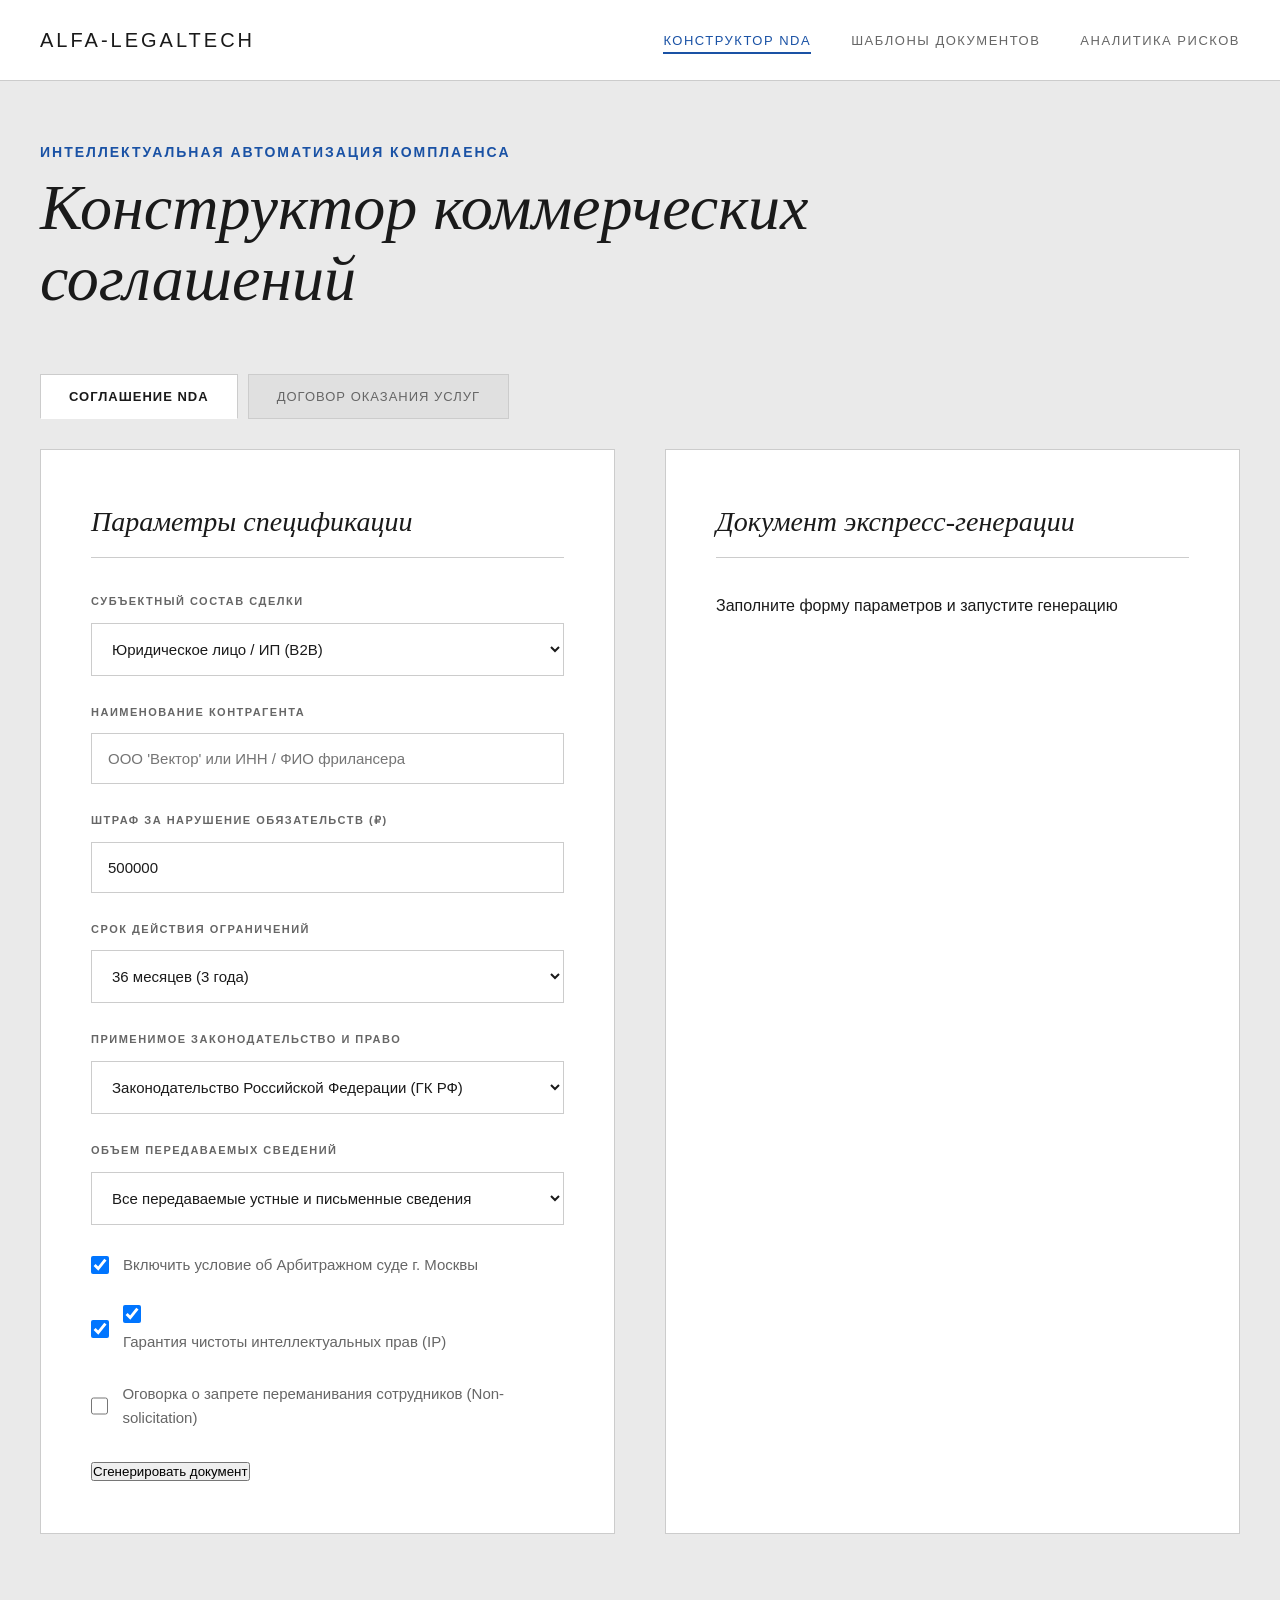
<file: index.html>
<!DOCTYPE html>
<html lang="ru">
<head>
    <meta charset="UTF-8">
    <meta name="viewport" content="width=device-width, initial-scale=1.0">
    <title>Конструктор NDA | JURIXXX</title>
    <link rel="stylesheet" href="style.css">
</head>
<body>
    <nav class="top-nav">
        <div class="nav-container">
            <div class="nav-brand">Alfa-LegalTech</div>
            <ul class="nav-menu">
    <li><a href="index.html" class="active">Конструктор NDA</a></li>
    <li><a href="templates.html">Шаблоны документов</a></li>
    <li><a href="analytics.html">Аналитика рисков</a></li>
</ul>
        </div>
    </nav>

    <div class="container">
        <header>
            <p class="subtitle">Интеллектуальная автоматизация комплаенса</p>
            <h1>Конструктор коммерческих соглашений</h1>
        </header>

        <div class="tabs-nav">
            <button class="tab-btn active" data-tab="nda">Соглашение NDA</button>
            <button class="tab-btn" data-tab="service">Договор оказания услуг</button>
        </div>

        <div class="main-content">
            <section class="form-section">
                <h2>Параметры спецификации</h2>
                <form id="contractForm">
                    <div class="form-group">
                        <label for="clientType">Субъектный состав сделки</label>
                        <select id="clientType">
                            <option value="b2b">Юридическое лицо / ИП (B2B)</option>
                            <option value="b2c">Физическое лицо / Фрилансер (B2C)</option>
                        </select>
                    </div>

                    <div class="form-group">
                        <label for="partyName">Наименование контрагента</label>
                        <input type="text" id="partyName" placeholder="ООО 'Вектор' или ИНН / ФИО фрилансера" required>
                    </div>

                    <div class="form-group">
                        <label for="penaltyAmount">Штраф за нарушение обязательств (₽)</label>
                        <input type="number" id="penaltyAmount" value="500000" step="50000">
                    </div>

                    <div class="form-group">
                        <label for="termMonths">Срок действия ограничений</label>
                        <select id="termMonths">
                            <option value="12">12 месяцев (1 год)</option>
                            <option value="36" selected>36 месяцев (3 года)</option>
                            <option value="60">60 месяцев (5 лет)</option>
                        </select>
                    </div>

                    <div class="form-group">
                        <label for="governingLaw">Применимое законодательство и право</label>
                        <select id="governingLaw">
                            <option value="rf">Законодательство Российской Федерации (ГК РФ)</option>
                            <option value="england">Английское право (English Law / Применяется только для MNDA)</option>
                        </select>
                    </div>

                    <div class="form-group">
                        <label for="confidentialityScope">Объем передаваемых сведений</label>
                        <select id="confidentialityScope">
                            <option value="all">Все передаваемые устные и письменные сведения</option>
                            <option value="marked">Только сведения с грифом 'Коммерческая тайна'</option>
                        </select>
                    </div>

                    <div class="form-group checkbox-group">
                        <input type="checkbox" id="includeArbitration" checked>
                        <label for="includeArbitration">Включить условие об Арбитражном суде г. Москвы</label>
                    </div>

                    <div class="form-group checkbox-group">
                        <input type="checkbox" id="personalData" checked>
                        <label for="personalData


обавить оговорку о защите ПДн (ФЗ-152)</label>
                    </div>

                    <div class="form-group checkbox-group">
                        <input type="checkbox" id="intellectualProperty" checked>
                        <label for="intellectualProperty">Гарантия чистоты интеллектуальных прав (IP)</label>
                    </div>

                    <div class="form-group checkbox-group">
                        <input type="checkbox" id="nonSolicitation">
                        <label for="nonSolicitation">Оговорка о запрете переманивания сотрудников (Non-solicitation)</label>
                    </div>

                    <button type="button" id="generateBtn" class="btn">Сгенерировать документ</button>
                </form>
            </section>

            <section class="preview-section">
                <h2>Документ экспресс-генерации</h2>
                <div class="document-box" id="documentOutput">
                    <p class="placeholder-text">Заполните форму параметров и запустите генерацию</p>
                </div>
            </section>
        </div>
    </div>
    <script src="script.js"></script>
</body>
</html>
</file>
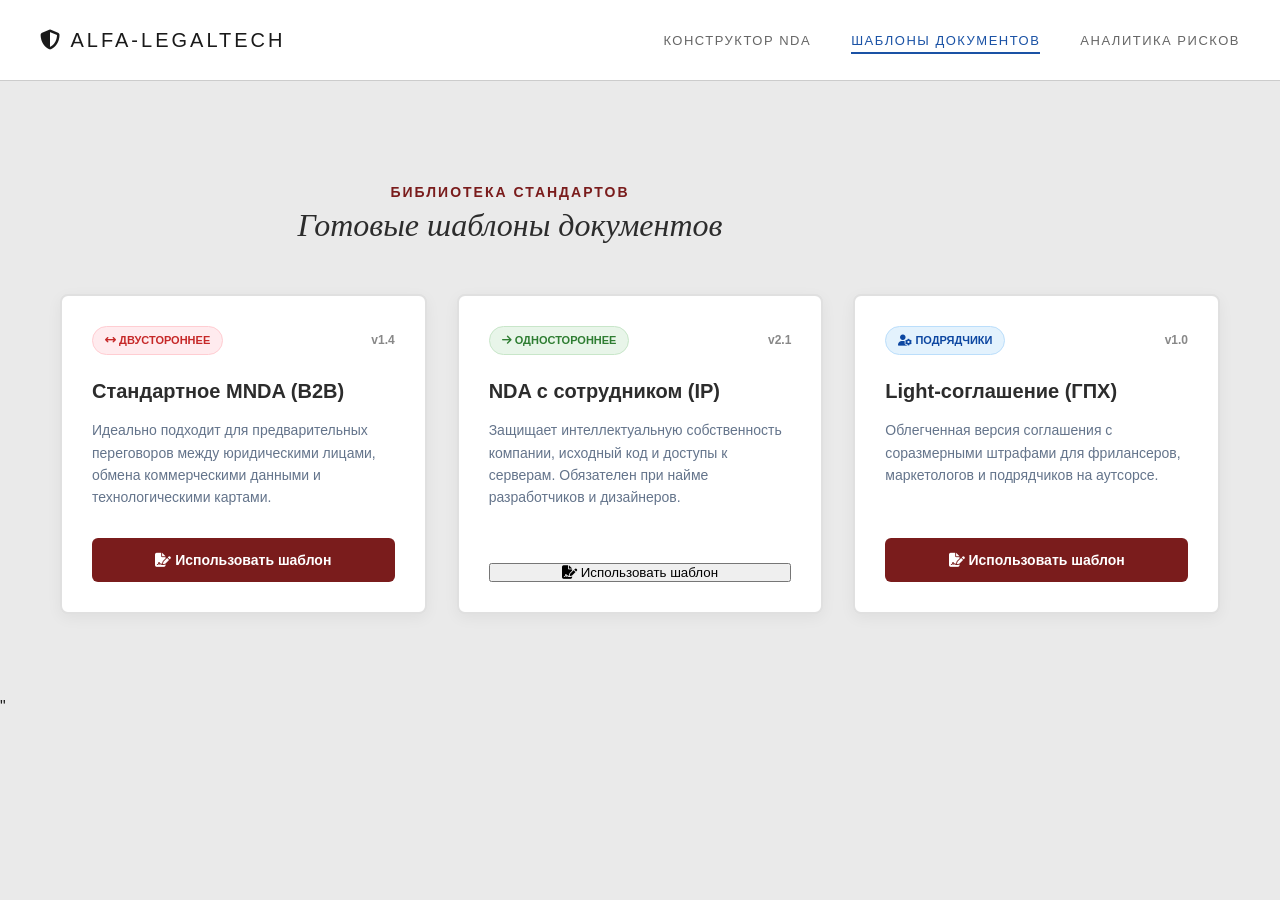
<file: templates.html>
<!DOCTYPE html>
<html lang="ru">
<head>
    <meta charset="UTF-8">
    <meta name="viewport" content="width=device-width, initial-scale=1.0">
    <title>Шаблоны документов | Alfa-LegalTech</title>
    <link rel="stylesheet" href="style.css">
    <link rel="stylesheet" href="https://cdnjs.cloudflare.com/ajax/libs/font-awesome/6.5.1/css/all.min.css">
</head>
<body>
    <nav class="top-nav">
        <div class="nav-container">
            <div class="nav-brand"><i class="fa-solid fa-shield-halved"></i> Alfa-LegalTech</div>
            <ul class="nav-menu">
    <li><a href="index.html">Конструктор NDA</a></li>
    <li><a href="templates.html" class="active">Шаблоны документов</a></li>
    <li><a href="analytics.html">Аналитика рисков</a></li>
</ul>
        </div>
    </nav>

    <div class="container" style="max-width: 1200px; padding: 40px 20px;">
        <header style="text-align: center; margin-bottom: 50px;">
            <p class="subtitle" style="color: #7A1C1C; text-transform: uppercase; letter-spacing: 2px; font-weight: bold; margin-bottom: 5px;">Библиотека стандартов</p>
            <h1 style="font-size: 32px; margin: 0; color: #2C2C2C;">Готовые шаблоны документов</h1>
        </header>

        <div style="display: grid; grid-template-columns: repeat(auto-fit, minmax(320px, 1fr)); gap: 30px; margin-bottom: 40px;">
            
            <div style="background: #ffffff; border: 2px solid #E0E0E0; border-radius: 8px; padding: 30px; box-shadow: 0 4px 15px rgba(0,0,0,0.05); display: flex; flex-direction: column; justify-content: space-between; min-height: 320px;">
                <div>
                    <div style="display: flex; justify-content: space-between; align-items: center; margin-bottom: 20px;">
                        <span style="background: #ffebee; color: #c62828; padding: 5px 12px; border-radius: 20px; font-size: 11px; font-weight: bold; border: 1px solid #ffcdd2; text-transform: uppercase;"><i class="fa-solid fa-arrows-left-right"></i> Двустороннее</span>
                        <span style="color: #888; font-size: 12px; font-weight: bold;">v1.4</span>
                    </div>
                    <h3 style="margin: 0 0 12px 0; color: #2C2C2C; font-size: 20px; font-weight: bold;">Стандартное MNDA (B2B)</h3>
                    <p style="color: #64748b; font-size: 14px; line-height: 1.6; margin: 0 0 20px 0;">Идеально подходит для предварительных переговоров между юридическими лицами, обмена коммерческими данными и технологическими картами.</p>
                </div>
                <button style="width: 100%; background: #7A1C1C; color: white; border: none; padding: 14px; border-radius: 6px; font-weight: bold; font-size: 14px; cursor: pointer; transition: background 0.2s;"><i class="fa-solid fa-file-signature"></i> Использовать шаблон</button>
            </div>

            <div style="background: #ffffff; border: 2px solid #E0E0E0; border-radius: 8px; padding: 30px; box-shadow: 0 4px 15px rgba(0,0,0,0.05); display: flex; flex-direction: column; justify-content: space-between; min-height: 320px;">
                <div>
                    <div style="display: flex; justify-content: space-between; align-items: center; margin-bottom: 20px;">
                        <span style="background: #e8f5e9; color: #2e7d32; padding: 5px 12px; border-radius: 20px; font-size: 11px; font-weight: bold; border: 1px solid #c8e6c9; text-transform: uppercase;"><i class="fa-solid fa-arrow-right"></i> Одностороннее</span>
                        <span style="color: #888; font-size: 12px; font-weight: bold;">v2.1</span>
                    </div>
                    <h3 style="margin: 0 0 12px 0; color: #2C2C2C; font-size: 20px; font-weight: bold;">NDA с сотрудником (IP)</h3>
                    <p style="color: #64748b; font-size: 14px; line-height: 1.6; margin: 0 0 20px 0;">Защищает интеллектуальную собственность компании, исходный код и доступы к серверам. Обязателен при найме разработчиков и дизайнеров.</p>
                </div>
                <button style=


idth: 100%; background: #7A1C1C; color: white; border: none; padding: 14px; border-radius: 6px; font-weight: bold; font-size: 14px; cursor: pointer; transition: background 0.2s;"><i class="fa-solid fa-file-signature"></i> Использовать шаблон</button>
            </div>

            <div style="background: #ffffff; border: 2px solid #E0E0E0; border-radius: 8px; padding: 30px; box-shadow: 0 4px 15px rgba(0,0,0,0.05); display: flex; flex-direction: column; justify-content: space-between; min-height: 320px;">
                <div>
                    <div style="display: flex; justify-content: space-between; align-items: center; margin-bottom: 20px;">
                        <span style="background: #e3f2fd; color: #0d47a1; padding: 5px 12px; border-radius: 20px; font-size: 11px; font-weight: bold; border: 1px solid #bbdefb; text-transform: uppercase;"><i class="fa-solid fa-user-gear"></i> Подрядчики</span>
                        <span style="color: #888; font-size: 12px; font-weight: bold;">v1.0</span>
                    </div>
                    <h3 style="margin: 0 0 12px 0; color: #2C2C2C; font-size: 20px; font-weight: bold;">Light-соглашение (ГПХ)</h3>
                    <p style="color: #64748b; font-size: 14px; line-height: 1.6; margin: 0 0 20px 0;">Облегченная версия соглашения с соразмерными штрафами для фрилансеров, маркетологов и подрядчиков на аутсорсе.</p>
                </div>
                <button style="width: 100%; background: #7A1C1C; color: white; border: none; padding: 14px; border-radius: 6px; font-weight: bold; font-size: 14px; cursor: pointer; transition: background 0.2s;"><i class="fa-solid fa-file-signature"></i> Использовать шаблон</button>
            </div>

        </div>
    </div>
</body>
</html>"
</file>
<file: style.css>
:root {
    --bg-light-gray: #EAEAEA;
    --panel-white: #FFFFFF;
    --text-dark: #1A1A1A;
    --text-muted: #666666;
    --accent-blue: #1A52A5;
    --accent-blue-hover: #113B7A;
    --border-line: #CCCCCC;
    --success-green: #137333;
    --success-bg: #E6F4EA;
    --warning-orange: #B06000;
    --warning-bg: #FEF7E0;
    --danger-red: #C5221F;
    --danger-bg: #FCE8E6;
}

* {
    box-sizing: border-box;
    margin: 0;
    padding: 0;
}

body {
    background-color: var(--bg-light-gray);
    color: var(--text-dark);
    line-height: 1.6;
    padding: 0 0 100px 0;
    font-family: Arial, Helvetica, sans-serif;
    -webkit-font-smoothing: antialiased;
}

.top-nav {
    background-color: var(--panel-white);
    padding: 24px 0;
    border-bottom: 1px solid var(--border-line);
    margin-bottom: 60px;
    position: sticky;
    top: 0;
    z-index: 1000;
}

.nav-container {
    max-width: 1400px;
    margin: 0 auto;
    display: flex;
    justify-content: space-between;
    align-items: center;
    padding: 0 40px;
}

.nav-brand {
    color: var(--text-dark);
    font-size: 20px;
    font-weight: normal;
    text-transform: uppercase;
    letter-spacing: 3px;
}

.nav-menu {
    display: flex;
    list-style: none;
    gap: 40px;
}

.nav-menu a {
    color: var(--text-muted);
    text-decoration: none;
    font-size: 13px;
    text-transform: uppercase;
    letter-spacing: 1.5px;
    transition: color 0.3s, border-color 0.3s;
    padding-bottom: 4px;
    border-bottom: 2px solid transparent;
}

.nav-menu a:hover, .nav-menu a.active {
    color: var(--accent-blue);
    border-bottom-color: var(--accent-blue);
}

.container {
    max-width: 1400px;
    margin: 0 auto;
    padding: 0 40px;
}

header {
    text-align: left;
    margin-bottom: 60px;
    max-width: 900px;
}

header h1 {
    font-family: 'Times New Roman', Georgia, serif;
    font-size: 64px;
    font-weight: normal;
    font-style: italic;
    color: var(--text-dark);
    line-height: 1.1;
    margin-bottom: 20px;
}

.subtitle {
    color: var(--accent-blue);
    font-size: 14px;
    text-transform: uppercase;
    letter-spacing: 2px;
    font-weight: bold;
    margin-bottom: 10px;
    display: block;
}

.tabs-nav {
    display: flex;
    gap: 10px;
    margin-bottom: 30px;
}

.tab-btn {
    background: #E0E0E0;
    border: 1px solid var(--border-line);
    padding: 14px 28px;
    font-size: 13px;
    cursor: pointer;
    transition: all 0.3s;
    color: var(--text-muted);
    text-transform: uppercase;
    letter-spacing: 1px;
}

.tab-btn.active {
    background: var(--panel-white);
    color: var(--text-dark);
    border-bottom-color: transparent;
    font-weight: bold;
}

.main-content {
    display: flex;
    gap: 50px;
}

section {
    flex: 1;
    background: var(--panel-white);
    color: var(--text-dark);
    border: 1px solid var(--border-line);
    padding: 50px;
}

h2 {
    font-family: 'Times New Roman', Georgia, serif;
    font-size: 28px;
    font-style: italic;
    font-weight: normal;
    margin-bottom: 35px;
    border-bottom: 1px solid var(--border-line);
    padding-bottom: 12px;
}

.form-group {
    margin-bottom: 28px;
}

label {
    display: block;
    font-size: 11px;
    text-transform: uppercase;
    letter-spacing: 1.5px;
    margin-bottom: 12px;
    font-weight: bold;
    color: var(--text-muted);
}

input[type="text"],
input[type="number"],
select {
    width: 100%;
    padding: 16px;
    border: 1px solid var(--border-line);
    background-color: var(--panel-white);
    font-size: 15px;
    color: var(--text-dark);
    transition: border-color 0.3s;
}

input:focus, select:focus {
    outline: none;
    border-color: var(--accent-blue);
}

.checkbox-group {
    display: flex;
    align-items: center;
    gap: 14px;
    cursor: pointer;
}

.checkbox-group input {
    width: 18px;
    height: 18px;
    cursor: pointer;
}

.checkbox-group label {
    margin-bottom: 0;
    font-weight: normal;
    text-transform: none;
    letter-spacing: 0;
    font-size: 15px;
}

.btn {
    display: inline-block;
    background-color: var(--accent-blue


;
    color: #FFFFFF;
    border: none;
    padding: 18px 40px;
    font-size: 13px;
    font-weight: bold;
    text-transform: uppercase;
    letter-spacing: 2px;
    cursor: pointer;
    transition: background-color 0.3s;
    margin-top: 20px;
    border-radius: 40px;
    text-decoration: none;
}

.btn:hover {
    background-color: var(--accent-blue-hover);
}

.document-box {
    background: var(--panel-white);
    padding: 30px 10px;
    min-height: 550px;
    font-size: 15px;
    color: #000000;
    font-family: 'Times New Roman', Georgia, serif;
    line-height: 1.6;
}

.placeholder-text {
    color: var(--text-muted);
    font-style: italic;
    text-align: center;
    margin-top: 220px;
}

.doc-title {
    text-align: center;
    font-weight: bold;
    text-transform: uppercase;
    margin-bottom: 35px;
    letter-spacing: 1px;
    font-size: 19px;
}

.doc-clause {
    margin-bottom: 22px;
    text-align: justify;
}

.card-item {
    background: var(--panel-white);
    padding: 40px;
    border: 1px solid var(--border-line);
    margin-bottom: 30px;
    transition: transform 0.3s, box-shadow 0.3s;
}

.card-item:hover {
    transform: translateY(-2px);
    box-shadow: 0 10px 30px rgba(0,0,0,0.05);
}

.card-item h3 {
    font-family: 'Times New Roman', Georgia, serif;
    font-size: 24px;
    font-style: italic;
    font-weight: normal;
    color: var(--accent-blue);
    margin-bottom: 12px;
}

.stat-container {
    display: flex;
    gap: 30px;
    margin-bottom: 50px;
}

.stat-box {
    background: var(--accent-blue);
    color: #FFFFFF;
    padding: 40px;
    flex: 1;
}

.stat-num {
    font-size: 56px;
    font-family: 'Times New Roman', Georgia, serif;
    display: block;
    margin-bottom: 8px;
    line-height: 1;
}

.stat-label {
    font-size: 11px;
    text-transform: uppercase;
    letter-spacing: 1.5px;
    color: #EAEAEA;
    font-weight: bold;
}

.badge {
    display: inline-block;
    font-size: 10px;
    text-transform: uppercase;
    letter-spacing: 1px;
    padding: 4px 12px;
    background-color: #E8F0FE;
    color: var(--accent-blue);
    font-weight: bold;
    margin-bottom: 15px;
    border-radius: 4px;
}

.download-btn {
    display: inline-block;
    background-color: transparent;
    color: var(--accent-blue);
    border: 1px solid var(--accent-blue);
    padding: 10px 24px;
    font-size: 11px;
    font-weight: bold;
    text-transform: uppercase;
    letter-spacing: 1px;
    cursor: pointer;
    border-radius: 25px;
    margin-top: 20px;
    text-decoration: none;
    transition: all 0.3s;
}

.download-btn:hover {
    background-color: var(--accent-blue);
    color: #FFFFFF;
}

.risk-table {
    width: 100%;
    border-collapse: collapse;
    margin-top: 30px;
    font-size: 14px;
    background-color: #FFFFFF;
}

.risk-table th, .risk-table td {
    padding: 18px 24px;
    text-align: left;
    border-bottom: 1px solid var(--border-line);
}

.risk-table th {
    background-color: #F5F5F5;
    text-transform: uppercase;
    font-size: 11px;
    letter-spacing: 1px;
    color: var(--text-muted);
}

.status-pill {
    display: inline-block;
    padding: 4px 12px;
    font-size: 11px;
    border-radius: 20px;
    font-weight: bold;
    text-transform: uppercase;
}

.status-ok { background-color: var(--success-bg); color: var(--success-green); }
.status-check { background-color: var(--warning-bg); color: var(--warning-orange); }
.status-error { background-color: var(--danger-bg); color: var(--danger-red); }

.text-link {
    color: var(--accent-blue);
    text-decoration: none;
    font-weight: bold;
}

.text-link:hover {
    text-decoration: underline;
}

.chart-wrapper {
    display: flex;
    gap: 20px;
    margin-top: 20px;
    align-items: flex-end;
    height: 200px;
    padding-top: 20px;
    border-bottom: 2px solid var(--border-line);
    border-left: 2px solid var(--border-line);
    padding-left: 10px;
}

.chart-bar {
    flex: 1;
    background-color: var(--accent-blue);
    text-align: center;
    color: #FFFFFF;
    font-size: 12px;
    padding-top: 5px;
    transition: height 0.5


s;
}

.modal {
    display: none;
    position: fixed;
    top: 0;
    left: 0;
    width: 100%;
    height: 100%;
    background: rgba(0,0,0,0.5);
    z-index: 2000;
    justify-content: center;
    align-items: center;
}

.modal-content {
    background: #FFFFFF;
    padding: 40px;
    max-width: 600px;
    width: 100%;
    border: 1px solid var(--border-line);
}

max-width: 1024px {
    .main-content { flex-direction: column; }
    .stat-container { flex-direction: column; }
})
</file>
